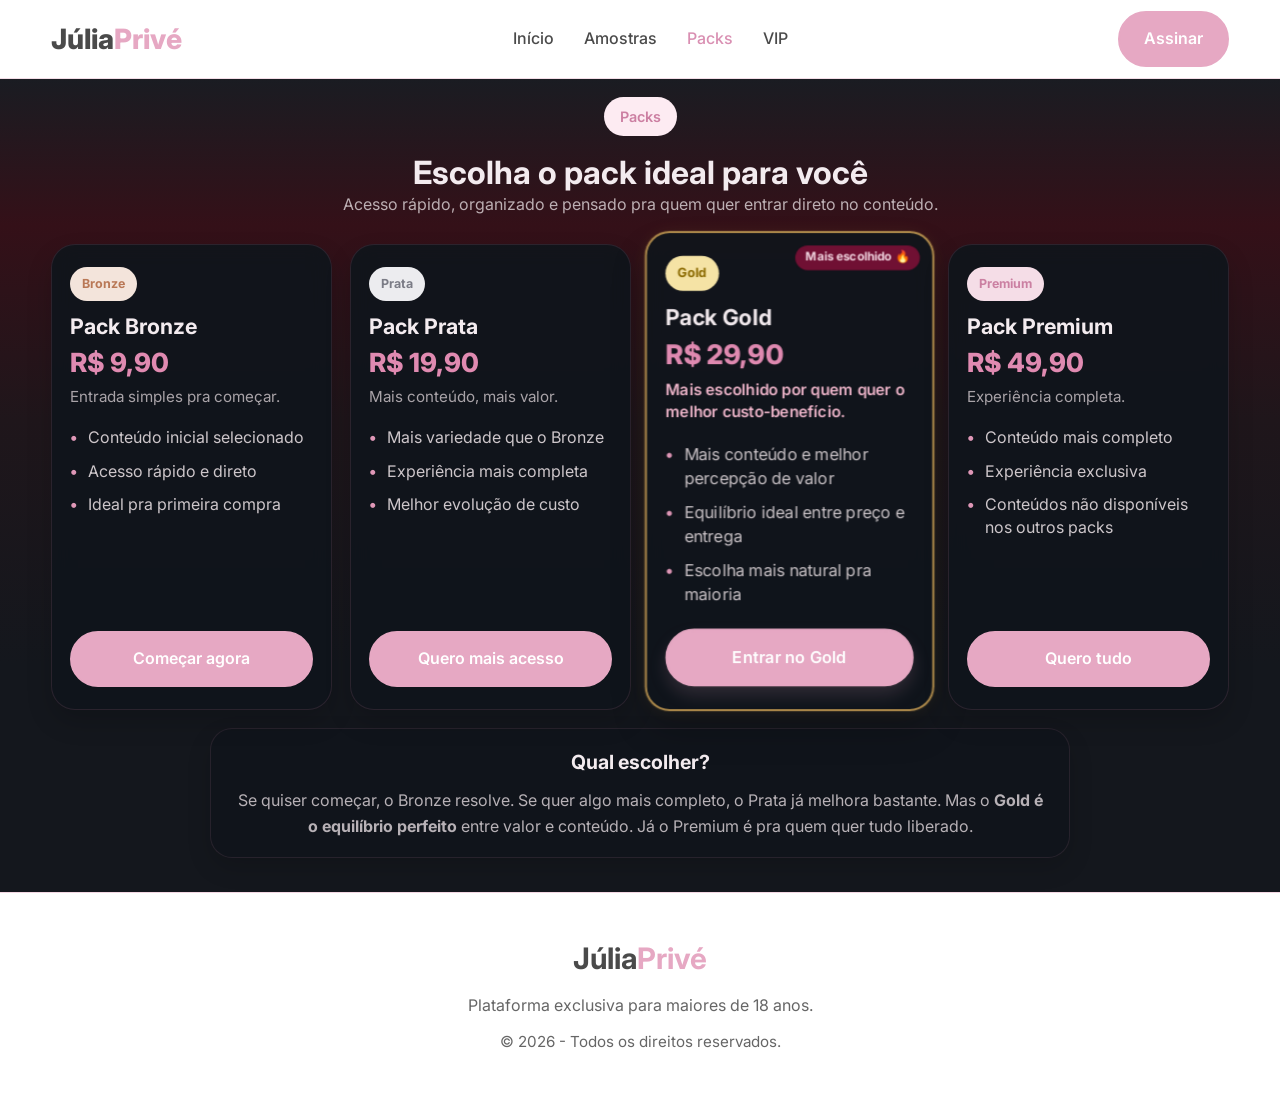
<file: packs.html>
<!DOCTYPE html>
<html lang="pt-BR">
<head>
  <meta charset="UTF-8" />
  <meta name="viewport" content="width=device-width, initial-scale=1.0" />
  <title>Júlia Privé | Packs</title>
  <link rel="stylesheet" href="style.css" />
</head>
<body>

  <header class="header">
    <div class="container nav">
      <h1 class="logo">
        <a href="index.html">Júlia<span>Privé</span></a>
      </h1>

      <nav>
        <ul class="menu">
          <li><a href="index.html">Início</a></li>
          <li><a href="amostras.html">Amostras</a></li>
          <li><a href="packs.html" class="ativo">Packs</a></li>
          <li><a href="vip.html">VIP</a></li>
        </ul>
      </nav>

      <a href="vip.html" class="btn btn-topo">Assinar</a>
    </div>
  </header>

  <main class="packs-final-page">
    <section class="packs-final-hero">
      <div class="container">
        <p class="tag">Packs</p>
        <h2 class="page-title">Escolha o pack ideal para você</h2>
        <p class="desc center">
          Acesso rápido, organizado e pensado pra quem quer entrar direto no conteúdo.
        </p>
      </div>
    </section>

    <section class="packs-final-section">
      <div class="container">
        <div class="packs-final-grid">

          <article class="packs-final-card">
            <span class="packs-final-chip bronze-chip-pack">Bronze</span>
            <h3>Pack Bronze</h3>
            <p class="packs-final-price">R$ 9,90</p>
            <p class="packs-final-sub">Entrada simples pra começar.</p>

            <ul class="packs-final-list">
              <li>Conteúdo inicial selecionado</li>
              <li>Acesso rápido e direto</li>
              <li>Ideal pra primeira compra</li>
            </ul>

            <a href="#" class="btn principal packs-final-btn">Começar agora</a>
          </article>

          <article class="packs-final-card">
            <span class="packs-final-chip prata-chip-pack">Prata</span>
            <h3>Pack Prata</h3>
            <p class="packs-final-price">R$ 19,90</p>
            <p class="packs-final-sub">Mais conteúdo, mais valor.</p>

            <ul class="packs-final-list">
              <li>Mais variedade que o Bronze</li>
              <li>Experiência mais completa</li>
              <li>Melhor evolução de custo</li>
            </ul>

            <a href="#" class="btn principal packs-final-btn">Quero mais acesso</a>
          </article>

          <article class="packs-final-card packs-final-gold">
            <span class="packs-final-badge">Mais escolhido 🔥</span>
            <span class="packs-final-chip gold-chip-pack">Gold</span>
            <h3>Pack Gold</h3>
            <p class="packs-final-price">R$ 29,90</p>
            <p class="packs-final-sub packs-final-sub-strong">
              Mais escolhido por quem quer o melhor custo-benefício.
            </p>

            <ul class="packs-final-list">
              <li>Mais conteúdo e melhor percepção de valor</li>
              <li>Equilíbrio ideal entre preço e entrega</li>
              <li>Escolha mais natural pra maioria</li>
            </ul>

            <a href="#" class="btn principal packs-final-btn">Entrar no Gold</a>
          </article>

          <article class="packs-final-card">
            <span class="packs-final-chip premium-chip-pack">Premium</span>
            <h3>Pack Premium</h3>
            <p class="packs-final-price">R$ 49,90</p>
            <p class="packs-final-sub">Experiência completa.</p>

            <ul class="packs-final-list">
              <li>Conteúdo mais completo</li>
              <li>Experiência exclusiva</li>
              <li>Conteúdos não disponíveis nos outros packs</li>
            </ul>

            <a href="#" class="btn principal packs-final-btn">Quero tudo</a>
          </article>

        </div>

        <div class="packs-final-info">
          <h4>Qual escolher?</h4>
          <p>
            Se quiser começar, o Bronze resolve. Se quer algo mais completo, o Prata já melhora bastante.
            Mas o <strong>Gold é o equilíbrio perfeito</strong> entre valor e conteúdo. Já o Premium é pra quem quer tudo liberado.
          </p>
        </div>
      </div>
    </section>
  </main>

  <footer class="footer">
    <div class="container footer-content">
      <h2>Júlia<span>Privé</span></h2>
      <p>Plataforma exclusiva para maiores de 18 anos.</p>
      <p class="copy">© 2026 - Todos os direitos reservados.</p>
    </div>
  </footer>

  <script src="script.js"></script>
</body>
</html>
</file>
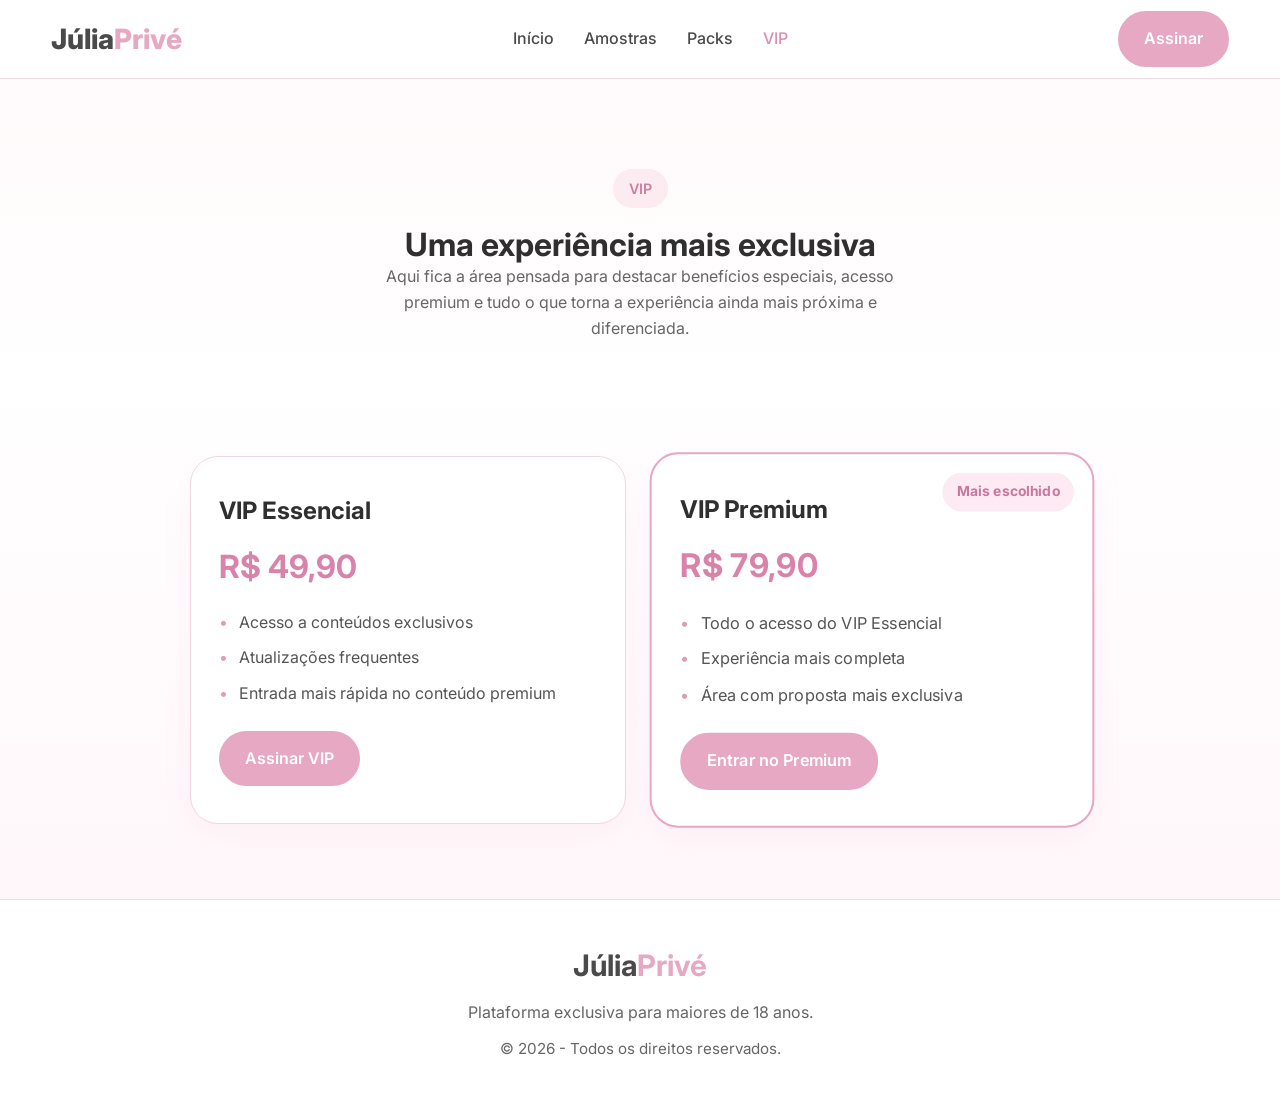
<file: vip.html>
<!DOCTYPE html>
<html lang="pt-BR">
<head>
  <meta charset="UTF-8" />
  <meta name="viewport" content="width=device-width, initial-scale=1.0" />
  <title>Júlia Privé | VIP</title>
  <link rel="stylesheet" href="style.css" />
</head>
<body>

  <header class="header">
    <div class="container nav">
      <h1 class="logo">
        <a href="index.html">Júlia<span>Privé</span></a>
      </h1>

      <nav>
        <ul class="menu">
          <li><a href="index.html">Início</a></li>
          <li><a href="amostras.html">Amostras</a></li>
          <li><a href="packs.html">Packs</a></li>
          <li><a href="vip.html" class="ativo">VIP</a></li>
        </ul>
      </nav>

      <a href="vip.html" class="btn btn-topo">Assinar</a>
    </div>
  </header>

  <main>
    <section class="page-hero">
      <div class="container">
        <p class="tag">VIP</p>
        <h2 class="page-title">Uma experiência mais exclusiva</h2>
        <p class="desc center">
          Aqui fica a área pensada para destacar benefícios especiais, acesso premium
          e tudo o que torna a experiência ainda mais próxima e diferenciada.
        </p>
      </div>
    </section>

    <section class="planos">
      <div class="container">
        <div class="planos-grid">
          <div class="plano-card">
            <h4>VIP Essencial</h4>
            <p class="preco">R$ 49,90</p>
            <ul>
              <li>Acesso a conteúdos exclusivos</li>
              <li>Atualizações frequentes</li>
              <li>Entrada mais rápida no conteúdo premium</li>
            </ul>
            <a href="#" class="btn principal">Assinar VIP</a>
          </div>

          <div class="plano-card destaque">
            <span class="badge">Mais escolhido</span>
            <h4>VIP Premium</h4>
            <p class="preco">R$ 79,90</p>
            <ul>
              <li>Todo o acesso do VIP Essencial</li>
              <li>Experiência mais completa</li>
              <li>Área com proposta mais exclusiva</li>
            </ul>
            <a href="#" class="btn principal">Entrar no Premium</a>
          </div>
        </div>
      </div>
    </section>
  </main>

  <footer class="footer">
    <div class="container footer-content">
      <h2>Júlia<span>Privé</span></h2>
      <p>Plataforma exclusiva para maiores de 18 anos.</p>
      <p class="copy">© 2026 - Todos os direitos reservados.</p>
    </div>
  </footer>

  <script src="script.js"></script>
</body>
</html>
</file>
<file: style.css>
@import url('https://fonts.googleapis.com/css2?family=Inter:wght@400;500;600;700;800&display=swap');

* {
  margin: 0;
  padding: 0;
  box-sizing: border-box;
}

html {
  scroll-behavior: smooth;
}

body {
  font-family: 'Inter', sans-serif;
  background: #fffafb;
  color: #3a3a3a;
  line-height: 1.6;
}

.container {
  width: min(92%, 1180px);
  margin: 0 auto;
}

.header {
  width: 100%;
  background: rgba(255, 255, 255, 0.96);
  border-bottom: 1px solid #f2dce6;
  position: sticky;
  top: 0;
  z-index: 1000;
  backdrop-filter: blur(8px);
}

.nav {
  min-height: 78px;
  display: flex;
  align-items: center;
  justify-content: space-between;
  gap: 20px;
}

.logo {
  font-size: 1.75rem;
  font-weight: 800;
  color: #4a4a4a;
  white-space: nowrap;
}

.logo a {
  color: inherit;
  text-decoration: none;
}

.logo span {
  color: #e6a8c3;
}

.menu {
  list-style: none;
  display: flex;
  align-items: center;
  gap: 30px;
}

.menu a {
  text-decoration: none;
  color: #4a4a4a;
  font-weight: 500;
  transition: 0.25s ease;
}

.menu a:hover,
.menu a.ativo {
  color: #d98fb2;
}

.btn {
  display: inline-flex;
  align-items: center;
  justify-content: center;
  text-decoration: none;
  border-radius: 999px;
  padding: 13px 24px;
  font-weight: 600;
  transition: 0.25s ease;
  border: 2px solid transparent;
}

.btn-topo,
.principal {
  background: #e6a8c3;
  color: #ffffff;
  border-color: #e6a8c3;
}

.btn-topo:hover,
.principal:hover {
  background: #d997b5;
  border-color: #d997b5;
  transform: translateY(-2px);
}

.secundario {
  background: #ffffff;
  color: #d98fb2;
  border-color: #efbfd2;
}

.secundario:hover {
  background: #fff3f8;
  transform: translateY(-2px);
}

.terciario {
  background: #fbeaf2;
  color: #c97ea4;
  border-color: #f4cddd;
}

.terciario:hover {
  background: #f7dce8;
  transform: translateY(-2px);
}

.hero {
  padding: 38px 0 55px;
  background: linear-gradient(to bottom, #fffafb, #ffffff);
}

.hero-content {
  display: grid;
  grid-template-columns: 1fr 1fr;
  gap: 42px;
  align-items: center;
}

.hero-image-wrap {
  order: 2;
}

.hero-text {
  order: 1;
  max-width: 560px;
}

.hero-mini {
  display: inline-block;
  margin-bottom: 10px;
  padding: 8px 14px;
  border-radius: 999px;
  background: #fdebf2;
  color: #cc7fa2;
  font-size: 0.9rem;
  font-weight: 600;
}

.hero-text h2 {
  font-size: 3.15rem;
  line-height: 1;
  color: #2f2f2f;
  margin-bottom: 12px;
  font-weight: 800;
}

.hero-text h2 span {
  color: #e6a8c3;
}

.hero-text h3 {
  font-size: 1.18rem;
  font-weight: 600;
  color: #5a5a5a;
  line-height: 1.45;
  margin-bottom: 16px;
  max-width: 540px;
}

.desc {
  font-size: 1rem;
  color: #666;
  margin-bottom: 24px;
  max-width: 520px;
}

.hero-buttons {
  display: flex;
  flex-wrap: wrap;
  gap: 12px;
  margin-bottom: 14px;
}

.hero-links-rapidos {
  display: flex;
  flex-wrap: wrap;
  gap: 10px;
  margin-bottom: 18px;
}

.quick-link {
  display: inline-flex;
  align-items: center;
  justify-content: center;
  text-decoration: none;
  padding: 10px 16px;
  border-radius: 999px;
  background: #fff4f8;
  border: 1px solid #f0d4e0;
  color: #b87c99;
  font-size: 0.95rem;
  font-weight: 600;
  transition: 0.25s ease;
}

.quick-link:hover {
  background: #fdebf2;
  transform: translateY(-2px);
}

.hero-points {
  display: flex;
  flex-wrap: wrap;
  gap: 10px;
}

.hero-points span {
  display: inline-flex;
  align-items: center;
  padding: 8px 14px;
  border-radius: 999px;
  background: #fff4f8;
  border: 1px solid #f3d8e4;
  color: #b87c99;
  font-size: 0.92rem;
  font-weight: 500;
}

.hero-card {
  background: #ffffff;
  border: 1px solid #f2d8e3;
  border-radius: 30px;
  padding: 16px;
  box-shadow: 0 12px 30px rgba(230, 168, 195, 0.11);
  max-width: 460px;
  margin-left: auto;
}

.imagem-modelo {
  width: 100%;
  height: 520px;
  border-radius: 24px;
  background: linear-gradient(135deg, #f8e3ec, #f3d2e0);
  display: flex;
  align-items: center;
  justify-content: center;
  color: #b87095;
  font-weight: 700;
  font-size: 1.15rem;
  text-align: center;
  padding: 20px;
}

section {
  padding: 75px 0;
}

.tag {
  display: inline-block;
  background: #fdebf2;
  color: #cc7fa2;
  padding: 8px 16px;
  border-radius: 999px;
  font-size: 0.9rem;
  font-weight: 600;
  margin-bottom: 18px;
}

.section-title {
  text-align: center;
  margin-bottom: 34px;
}

.section-title h3,
.page-title {
  font-size: 2rem;
  color: #2f2f2f;
  max-width: 720px;
  margin: 0 auto;
  line-height: 1.2;
}

.intro-cards {
  padding-top: 35px;
  background: #ffffff;
}

.intro-grid {
  display: grid;
  grid-template-columns: repeat(4, 1fr);
  gap: 22px;
}

.intro-box {
  background: #ffffff;
  border: 1px solid #f2d8e3;
  border-radius: 24px;
  padding: 28px 22px;
  box-shadow: 0 8px 24px rgba(233, 169, 196, 0.08);
}

.intro-box h4 {
  color: #c97ea4;
  margin-bottom: 10px;
  font-size: 1.08rem;
}

.intro-box p {
  color: #595959;
}

.footer {
  background: #ffffff;
  border-top: 1px solid #f2d6e2;
  padding: 42px 0;
}

.footer-content {
  text-align: center;
}

.footer h2 {
  font-size: 1.85rem;
  margin-bottom: 10px;
  color: #4a4a4a;
}

.footer h2 span {
  color: #e6a8c3;
}

.footer p {
  color: #666;
}

.copy {
  margin-top: 12px;
  font-size: 0.95rem;
}

.page-hero {
  padding: 90px 0 40px;
  background: linear-gradient(to bottom, #fffafb, #ffffff);
  text-align: center;
}

.center {
  text-align: center;
  margin: 0 auto;
}

.galeria-section {
  padding-top: 30px;
  padding-bottom: 80px;
}

.galeria-grid {
  display: grid;
  grid-template-columns: repeat(3, 1fr);
  gap: 22px;
}

.galeria-item {
  height: 280px;
  border-radius: 24px;
  background: linear-gradient(135deg, #fcecf3, #f6d7e4);
  border: 1px solid #f2d7e2;
  display: flex;
  align-items: center;
  justify-content: center;
  color: #bb7599;
  font-weight: 600;
  box-shadow: 0 8px 24px rgba(233, 169, 196, 0.08);
}

.planos {
  background: linear-gradient(to bottom, #fff, #fff7fa);
}

.planos-grid {
  display: grid;
  grid-template-columns: repeat(2, 1fr);
  gap: 28px;
  max-width: 900px;
  margin: 0 auto;
}

.plano-card {
  position: relative;
  background: #ffffff;
  border: 1px solid #f2d6e2;
  border-radius: 28px;
  padding: 35px 28px;
  box-shadow: 0 10px 28px rgba(233, 169, 196, 0.1);
}

.plano-card h4 {
  font-size: 1.5rem;
  color: #2f2f2f;
  margin-bottom: 10px;
}

.preco {
  font-size: 2rem;
  font-weight: 700;
  color: #d982aa;
  margin-bottom: 18px;
}

.plano-card ul {
  list-style: none;
  margin-bottom: 24px;
}

.plano-card ul li {
  margin-bottom: 10px;
  color: #555;
  position: relative;
  padding-left: 20px;
}

.plano-card ul li::before {
  content: "•";
  position: absolute;
  left: 0;
  color: #e09bb8;
}

.destaque {
  border: 2px solid #e8a7c2;
  transform: scale(1.02);
}

.badge {
  position: absolute;
  top: 18px;
  right: 18px;
  background: #fdeaf2;
  color: #c7789f;
  font-size: 0.85rem;
  font-weight: 700;
  padding: 8px 14px;
  border-radius: 999px;
}

.cards {
  display: grid;
  grid-template-columns: repeat(4, 1fr);
  gap: 22px;
}

.card {
  background: #ffffff;
  border: 1px solid #f3d9e4;
  border-radius: 24px;
  padding: 28px 22px;
  box-shadow: 0 8px 24px rgba(233, 169, 196, 0.08);
  transition: 0.3s;
}

.card:hover {
  transform: translateY(-6px);
}

.card h4 {
  color: #c97ea4;
  margin-bottom: 10px;
  font-size: 1.1rem;
}

@media (max-width: 980px) {
  .hero-content,
  .intro-grid,
  .galeria-grid,
  .planos-grid,
  .cards {
    grid-template-columns: 1fr;
  }

  .hero {
    padding: 28px 0 42px;
  }

  .hero-image-wrap {
    order: 1;
  }

  .hero-text {
    order: 2;
    max-width: 100%;
    text-align: center;
  }

  .hero-text h2 {
    font-size: 2.4rem;
  }

  .hero-text h3,
  .desc {
    max-width: 100%;
    margin-left: auto;
    margin-right: auto;
  }

  .hero-buttons,
  .hero-links-rapidos,
  .hero-points {
    justify-content: center;
  }

  .hero-card {
    max-width: 420px;
    margin: 0 auto;
  }

  .imagem-modelo {
    height: 430px;
  }
}

@media (max-width: 600px) {
  .nav {
    min-height: 72px;
  }

  .logo {
    font-size: 1.55rem;
  }

  .hero {
    padding: 20px 0 34px;
  }

  .hero-content {
    gap: 24px;
  }

  .hero-card {
    padding: 12px;
    border-radius: 24px;
  }

  .imagem-modelo {
    height: 330px;
    border-radius: 18px;
    font-size: 1rem;
  }

  .hero-text h2 {
    font-size: 2rem;
  }

  .hero-text h3 {
    font-size: 1rem;
  }

  .desc {
    font-size: 0.96rem;
    margin-bottom: 18px;
  }

  .hero-buttons,
  .hero-links-rapidos {
    flex-direction: column;
    gap: 10px;
  }

  .hero-buttons .btn,
  .hero-links-rapidos .quick-link {
    width: 100%;
    padding: 14px 18px;
  }

  .hero-points {
    justify-content: center;
    gap: 8px;
  }

  .hero-points span {
    font-size: 0.84rem;
    padding: 7px 12px;
  }

  .section-title h3,
  .page-title {
    font-size: 1.55rem;
  }

  .intro-box,
  .plano-card,
  .card {
    padding: 22px 18px;
  }
}
/* BOTÕES PRINCIPAIS MAIS ORGANIZADOS */
.hero-main-actions {
  margin-bottom: 16px;
}

/* BLOCO COMUNIDADE */
.hero-comunidade {
  margin-top: 10px;
  margin-bottom: 18px;
}

.hero-comunidade p {
  font-size: 0.9rem;
  color: #999;
  margin-bottom: 6px;
}

/* LINKS TELEGRAM/DISCORD */
.hero-social {
  display: flex;
  gap: 10px;
  flex-wrap: wrap;
}

.hero-social a {
  text-decoration: none;
  font-size: 0.9rem;
  color: #b87c99;
  background: #fff4f8;
  border: 1px solid #f0d4e0;
  padding: 8px 14px;
  border-radius: 999px;
  transition: 0.2s;
}

.hero-social a:hover {
  background: #fdebf2;
}

/* MOBILE AJUSTE */
@media (max-width: 600px) {
  .hero-main-actions {
    gap: 10px;
  }

  .hero-social {
    justify-content: center;
  }
}
/* ========= AMOSTRAS ESTILO FEED DENTRO DO SITE ========= */

.amostras-page {
  background: linear-gradient(to bottom, #fffafb, #ffffff);
}

.amostras-topo {
  padding: 34px 0 18px;
  text-align: center;
}

.amostras-feed-section {
  padding: 10px 0 70px;
}

.amostras-feed {
  display: flex;
  flex-direction: column;
  gap: 34px;
  align-items: center;
}

.amostra-card {
  width: 100%;
  display: flex;
  justify-content: center;
}

.amostra-video-wrap {
  position: relative;
  width: 100%;
  max-width: 420px;
  border-radius: 28px;
  overflow: hidden;
  background: #ffffff;
  border: 1px solid #f0d7e2;
  box-shadow: 0 14px 34px rgba(230, 168, 195, 0.12);
}

.amostra-video {
  display: block;
  width: 100%;
  height: 740px;
  object-fit: cover;
  background: #f5dbe6;
}

.amostra-gradient {
  position: absolute;
  left: 0;
  right: 0;
  bottom: 0;
  height: 180px;
  background: linear-gradient(to top, rgba(0, 0, 0, 0.55), transparent);
  pointer-events: none;
}

.amostra-info {
  position: absolute;
  left: 18px;
  bottom: 18px;
  right: 90px;
  z-index: 3;
  color: #ffffff;
}

.amostra-info h3 {
  font-size: 1.05rem;
  margin-bottom: 6px;
  font-weight: 700;
}

.amostra-info p {
  font-size: 0.92rem;
  line-height: 1.45;
  color: rgba(255, 255, 255, 0.92);
}

.amostra-acoes {
  position: absolute;
  right: 14px;
  bottom: 18px;
  z-index: 4;
  display: flex;
  flex-direction: column;
  gap: 10px;
}

.acao-btn {
  width: 58px;
  min-height: 58px;
  border: none;
  border-radius: 18px;
  background: rgba(255, 255, 255, 0.16);
  backdrop-filter: blur(8px);
  color: #ffffff;
  display: flex;
  flex-direction: column;
  align-items: center;
  justify-content: center;
  gap: 2px;
  cursor: pointer;
  transition: 0.22s ease;
  padding: 6px;
}

.acao-btn:hover {
  transform: translateY(-2px);
  background: rgba(255, 255, 255, 0.24);
}

.acao-btn.ativo {
  background: rgba(230, 168, 195, 0.88);
  color: #ffffff;
}

.acao-icon {
  font-size: 1.05rem;
  line-height: 1;
}

.acao-texto {
  font-size: 0.62rem;
  font-weight: 600;
  line-height: 1;
}

.amostra-overlay {
  position: absolute;
  inset: 0;
  z-index: 5;
  display: flex;
  align-items: center;
  justify-content: center;
  padding: 22px;
  backdrop-filter: blur(10px);
  background: rgba(25, 16, 20, 0.38);
}

.amostra-overlay.hidden {
  display: none;
}

.amostra-overlay-box {
  width: 100%;
  max-width: 310px;
  background: rgba(255, 255, 255, 0.92);
  border: 1px solid rgba(255, 255, 255, 0.65);
  border-radius: 24px;
  padding: 24px 20px;
  text-align: center;
  box-shadow: 0 14px 28px rgba(0, 0, 0, 0.14);
}

.overlay-mini {
  font-size: 0.82rem;
  color: #c97ea4;
  font-weight: 700;
  margin-bottom: 8px;
}

.amostra-overlay-box h3 {
  font-size: 1.2rem;
  line-height: 1.2;
  color: #2f2f2f;
  margin-bottom: 8px;
}

.amostra-overlay-box p {
  font-size: 0.94rem;
  color: #666;
  margin-bottom: 16px;
}

.overlay-buttons {
  display: flex;
  flex-direction: column;
  gap: 10px;
}

@media (max-width: 980px) {
  .amostra-video {
    height: 680px;
  }
}

@media (max-width: 600px) {
  .amostras-topo {
    padding: 24px 0 12px;
  }

  .amostras-feed-section {
    padding: 8px 0 50px;
  }

  .amostras-feed {
    gap: 22px;
  }

  .amostra-video-wrap {
    max-width: 100%;
    border-radius: 22px;
  }

  .amostra-video {
    height: 72vh;
    min-height: 520px;
    max-height: 760px;
  }

  .amostra-info {
    left: 14px;
    bottom: 14px;
    right: 78px;
  }

  .amostra-info h3 {
    font-size: 1rem;
  }

  .amostra-info p {
    font-size: 0.86rem;
  }

  .amostra-acoes {
    right: 10px;
    bottom: 14px;
    gap: 8px;
  }

  .acao-btn {
    width: 52px;
    min-height: 52px;
    border-radius: 16px;
  }

  .amostra-overlay-box {
    padding: 20px 16px;
    border-radius: 20px;
  }
}
/* ========= AMOSTRAS ESTILO FEED DENTRO DO SITE ========= */

.amostras-page {
  background: linear-gradient(to bottom, #fffafb, #ffffff);
}

.amostras-topo {
  padding: 22px 0 12px;
  text-align: center;
}

.amostras-topo .desc.center {
  max-width: 620px;
  margin-left: auto;
  margin-right: auto;
}

.amostras-feed-section {
  padding: 8px 0 50px;
}

.amostras-feed {
  display: flex;
  flex-direction: column;
  gap: 22px;
  align-items: center;
}

.amostra-card {
  width: 100%;
  display: flex;
  justify-content: center;
}

.amostra-video-wrap {
  position: relative;
  width: 100%;
  max-width: 430px;
  border-radius: 24px;
  overflow: hidden;
  background: #ffffff;
  border: 1px solid #f0d7e2;
  box-shadow: 0 14px 34px rgba(230, 168, 195, 0.12);
}

.amostra-video {
  display: block;
  width: 100%;
  height: 78vh;
  min-height: 560px;
  max-height: 820px;
  object-fit: cover;
  background: #f5dbe6;
}

.som-btn {
  position: absolute;
  top: 12px;
  right: 12px;
  z-index: 6;
  width: 44px;
  height: 44px;
  border: none;
  border-radius: 50%;
  background: rgba(30, 20, 24, 0.5);
  backdrop-filter: blur(8px);
  color: #ffffff;
  font-size: 1rem;
  cursor: pointer;
  transition: 0.22s ease;
}

.som-btn:hover {
  transform: translateY(-2px);
  background: rgba(30, 20, 24, 0.68);
}

.amostra-gradient {
  position: absolute;
  left: 0;
  right: 0;
  bottom: 0;
  height: 180px;
  background: linear-gradient(to top, rgba(0, 0, 0, 0.55), transparent);
  pointer-events: none;
}

.amostra-info {
  position: absolute;
  left: 16px;
  bottom: 16px;
  right: 82px;
  z-index: 3;
  color: #ffffff;
}

.amostra-info h3 {
  font-size: 1.05rem;
  margin-bottom: 6px;
  font-weight: 700;
}

.amostra-info p {
  font-size: 0.92rem;
  line-height: 1.45;
  color: rgba(255, 255, 255, 0.92);
}

.amostra-acoes {
  position: absolute;
  right: 12px;
  bottom: 16px;
  z-index: 4;
  display: flex;
  flex-direction: column;
  gap: 10px;
}

.acao-btn {
  width: 58px;
  min-height: 58px;
  border: none;
  border-radius: 18px;
  background: rgba(255, 255, 255, 0.16);
  backdrop-filter: blur(8px);
  color: #ffffff;
  display: flex;
  flex-direction: column;
  align-items: center;
  justify-content: center;
  gap: 2px;
  cursor: pointer;
  transition: 0.22s ease;
  padding: 6px;
}

.acao-btn:hover {
  transform: translateY(-2px);
  background: rgba(255, 255, 255, 0.24);
}

.acao-btn.ativo {
  background: rgba(230, 168, 195, 0.88);
  color: #ffffff;
}

.acao-icon {
  font-size: 1.05rem;
  line-height: 1;
}

.acao-texto {
  font-size: 0.62rem;
  font-weight: 600;
  line-height: 1;
}

.amostra-overlay {
  position: absolute;
  inset: 0;
  z-index: 5;
  display: flex;
  align-items: center;
  justify-content: center;
  padding: 22px;
  backdrop-filter: blur(10px);
  background: rgba(25, 16, 20, 0.38);
}

.amostra-overlay.hidden {
  display: none;
}

.amostra-overlay-box {
  width: 100%;
  max-width: 310px;
  background: rgba(255, 255, 255, 0.92);
  border: 1px solid rgba(255, 255, 255, 0.65);
  border-radius: 24px;
  padding: 24px 20px;
  text-align: center;
  box-shadow: 0 14px 28px rgba(0, 0, 0, 0.14);
}

.overlay-mini {
  font-size: 0.82rem;
  color: #c97ea4;
  font-weight: 700;
  margin-bottom: 8px;
}

.amostra-overlay-box h3 {
  font-size: 1.2rem;
  line-height: 1.2;
  color: #2f2f2f;
  margin-bottom: 8px;
}

.amostra-overlay-box p {
  font-size: 0.94rem;
  color: #666;
  margin-bottom: 16px;
}

.overlay-buttons {
  display: flex;
  flex-direction: column;
  gap: 10px;
}

@media (max-width: 980px) {
  .amostra-video {
    height: 74vh;
    min-height: 520px;
  }
}

@media (max-width: 600px) {
  .amostras-topo {
    padding: 18px 0 10px;
  }

  .amostras-feed {
    gap: 18px;
  }

  .amostra-video-wrap {
    max-width: 100%;
    border-radius: 22px;
  }

  .amostra-video {
    height: 72vh;
    min-height: 500px;
    max-height: 760px;
  }

  .som-btn {
    width: 40px;
    height: 40px;
    top: 10px;
    right: 10px;
  }

  .amostra-info {
    left: 14px;
    bottom: 14px;
    right: 76px;
  }

  .amostra-info h3 {
    font-size: 1rem;
  }

  .amostra-info p {
    font-size: 0.86rem;
  }

  .amostra-acoes {
    right: 10px;
    bottom: 14px;
    gap: 8px;
  }

  .acao-btn {
    width: 52px;
    min-height: 52px;
    border-radius: 16px;
  }

  .amostra-overlay-box {
    padding: 20px 16px;
    border-radius: 20px;
  }
}
.legenda-video {
  margin-top: 4px;
  font-size: 0.84rem;
  line-height: 1.4;
  color: rgba(255, 255, 255, 0.92);
  display: -webkit-box;
  -webkit-line-clamp: 2;
  line-clamp: 2;
  -webkit-box-orient: vertical;
  overflow: hidden;
}

@media (max-width: 600px) {
  .legenda-video {
    font-size: 0.8rem;
    line-height: 1.35;
  }
}
/* ===== PACKS FINAL LIMPO ===== */

.packs-final-page {
  background:
    radial-gradient(circle at top center, rgba(88, 18, 34, 0.14) 0%, rgba(88, 18, 34, 0) 34%),
    linear-gradient(180deg, #341018 0%, #1f161b 28%, #14171d 60%, #14171d 100%);
}

.packs-final-hero {
  padding: 24px 0 12px;
  text-align: center;
  background: transparent;
}

.packs-final-hero .page-title {
  color: #f3ebef;
}

.packs-final-hero .desc.center {
  max-width: 620px;
  margin-left: auto;
  margin-right: auto;
  margin-bottom: 0;
  color: rgba(243, 235, 239, 0.72);
}

.packs-final-section {
  padding: 8px 0 34px;
  background: transparent;
}

.packs-final-grid {
  display: grid;
  grid-template-columns: repeat(4, minmax(0, 1fr));
  gap: 18px;
  align-items: stretch;
  margin-top: 8px;
}

.packs-final-card {
  position: relative;
  display: flex;
  flex-direction: column;
  min-height: 100%;
  padding: 22px 18px;
  border-radius: 24px;
  background: rgba(16, 21, 28, 0.92);
  border: 1px solid rgba(203, 128, 162, 0.14);
  box-shadow: 0 12px 26px rgba(0, 0, 0, 0.16);
  backdrop-filter: blur(10px);
  transition: transform 0.26s ease, box-shadow 0.26s ease, border-color 0.26s ease;
}

.packs-final-card:hover {
  transform: translateY(-6px);
  box-shadow: 0 18px 34px rgba(0, 0, 0, 0.22);
  border-color: rgba(217, 150, 181, 0.24);
}

.packs-final-chip {
  display: inline-flex;
  align-items: center;
  justify-content: center;
  align-self: flex-start;
  padding: 7px 12px;
  border-radius: 999px;
  font-size: 0.78rem;
  font-weight: 700;
  margin-bottom: 14px;
}

.bronze-chip-pack {
  background: #f3e4db;
  color: #b97856;
}

.prata-chip-pack {
  background: #ececef;
  color: #7b7c86;
}

.gold-chip-pack {
  background: #f5e3a5;
  color: #8b6a00;
}

.premium-chip-pack {
  background: #f5dde7;
  color: #cb80a2;
}

.packs-final-card h3 {
  font-size: 1.34rem;
  line-height: 1.1;
  color: #f3ebef;
  margin-bottom: 10px;
}

.packs-final-price {
  font-size: 1.65rem;
  line-height: 1.05;
  font-weight: 800;
  color: #e08ab1;
  margin-bottom: 10px;
  white-space: nowrap;
}

.packs-final-sub {
  font-size: 0.95rem;
  color: rgba(242, 232, 236, 0.68);
  line-height: 1.45;
  margin-bottom: 18px;
}

.packs-final-sub-strong {
  color: #efb6cb;
  font-weight: 600;
}

.packs-final-list {
  list-style: none;
  padding: 0;
  margin-bottom: 22px;
  display: flex;
  flex-direction: column;
  gap: 10px;
}

.packs-final-list li {
  position: relative;
  padding-left: 18px;
  color: rgba(242, 232, 236, 0.84);
  line-height: 1.45;
}

.packs-final-list li::before {
  content: "•";
  position: absolute;
  left: 0;
  top: 0;
  color: #df97b7;
  font-weight: 700;
}

.packs-final-btn {
  width: 100%;
  margin-top: auto;
}

.packs-final-gold {
  border: 2px solid rgba(230, 181, 94, 0.52);
  box-shadow:
    0 14px 30px rgba(0, 0, 0, 0.18),
    0 0 0 1px rgba(230, 181, 94, 0.08);
  transform: translateY(-2px);
}

.packs-final-gold:hover {
  transform: translateY(-8px);
  border-color: rgba(230, 181, 94, 0.68);
  box-shadow:
    0 20px 36px rgba(0, 0, 0, 0.24),
    0 0 0 1px rgba(230, 181, 94, 0.12);
}

.packs-final-badge {
  position: absolute;
  top: 14px;
  right: 14px;
  background: rgba(120, 16, 54, 0.94);
  color: #f3d7e2;
  font-size: 0.76rem;
  font-weight: 700;
  padding: 8px 12px;
  border-radius: 999px;
}

.packs-final-info {
  max-width: 860px;
  margin: 18px auto 0;
  padding: 18px 20px;
  border-radius: 22px;
  background: rgba(16, 21, 28, 0.88);
  border: 1px solid rgba(203, 128, 162, 0.12);
  box-shadow: 0 10px 24px rgba(0, 0, 0, 0.14);
  text-align: center;
}

.packs-final-info h4 {
  font-size: 1.22rem;
  color: #f3ebef;
  margin-bottom: 10px;
}

.packs-final-info p {
  color: rgba(242, 232, 236, 0.74);
  line-height: 1.6;
}

@media (max-width: 1100px) {
  .packs-final-grid {
    grid-template-columns: repeat(2, minmax(0, 1fr));
  }
}

@media (max-width: 600px) {
  .packs-final-hero {
    padding: 18px 0 10px;
  }

  .packs-final-grid {
    grid-template-columns: 1fr;
    gap: 14px;
  }

  .packs-final-gold {
    order: -1;
    transform: none;
  }

  .packs-final-gold:hover {
    transform: translateY(-6px);
  }

  .packs-final-card {
    padding: 20px 16px;
    border-radius: 22px;
  }

  .packs-final-card h3 {
    font-size: 1.26rem;
  }

  .packs-final-price {
    font-size: 1.55rem;
  }

  .packs-final-sub,
  .packs-final-list li {
    font-size: 0.94rem;
  }

  .packs-final-info {
    margin-top: 14px;
    padding: 18px 16px;
    border-radius: 18px;
  }

  .packs-final-info h4 {
    font-size: 1.1rem;
  }
}
/* ===== REFINO PREMIUM DOS PACKS ===== */

/* topo mais integrado com header */
.packs-final-page {
  background:
    linear-gradient(180deg, #1a1c22 0%, #341018 18%, #1f161b 42%, #14171d 72%, #14171d 100%);
}

.packs-final-hero {
  padding-top: 18px;
  padding-bottom: 10px;
}

/* cards com efeito mais premium */
.packs-final-card {
  overflow: hidden;
}

.packs-final-card::after {
  content: "";
  position: absolute;
  inset: 0;
  border-radius: 24px;
  background: radial-gradient(circle at top, rgba(255,255,255,0.05), transparent 55%);
  opacity: 0;
  transition: opacity 0.35s ease;
  pointer-events: none;
}

.packs-final-card:hover::after {
  opacity: 1;
}

.packs-final-card:hover {
  transform: translateY(-8px);
  box-shadow: 0 22px 40px rgba(0, 0, 0, 0.26);
}

/* gold mais destacado */
.packs-final-gold {
  transform: translateY(-6px) scale(1.03);
  border: 2px solid rgba(230, 181, 94, 0.72);
  box-shadow:
    0 18px 34px rgba(0, 0, 0, 0.22),
    0 0 0 1px rgba(230, 181, 94, 0.10),
    0 0 18px rgba(230, 181, 94, 0.10);
}

.packs-final-gold:hover {
  transform: translateY(-10px) scale(1.03);
  box-shadow:
    0 24px 42px rgba(0, 0, 0, 0.28),
    0 0 0 1px rgba(230, 181, 94, 0.14),
    0 0 24px rgba(230, 181, 94, 0.14);
}

/* brilho contínuo no gold */
.packs-final-gold::before {
  content: "";
  position: absolute;
  top: -20%;
  left: -140%;
  width: 70%;
  height: 160%;
  background: linear-gradient(
    115deg,
    transparent 0%,
    rgba(255, 245, 210, 0.00) 35%,
    rgba(255, 245, 210, 0.08) 46%,
    rgba(255, 245, 210, 0.20) 50%,
    rgba(255, 245, 210, 0.08) 54%,
    rgba(255, 245, 210, 0.00) 65%,
    transparent 100%
  );
  transform: skewX(-20deg);
  pointer-events: none;
  animation: packsFinalGoldShine 6s linear infinite;
  z-index: 1;
}

.packs-final-gold > * {
  position: relative;
  z-index: 2;
}

@keyframes packsFinalGoldShine {
  0% {
    left: -140%;
  }
  100% {
    left: 160%;
  }
}

/* botão do gold um pouco mais forte */
.packs-final-gold .packs-final-btn {
  box-shadow: 0 8px 18px rgba(230, 168, 195, 0.16);
}

/* mobile */
@media (max-width: 600px) {
  .packs-final-hero {
    padding-top: 14px;
    padding-bottom: 8px;
  }

  .packs-final-grid {
    display: flex;
    flex-direction: column;
    gap: 12px;
  }

  .packs-final-gold {
    order: -1;
    transform: none;
  }

  .packs-final-gold:hover {
    transform: translateY(-6px);
  }

  .packs-final-gold::before {
    width: 85%;
    height: 170%;
    animation: packsFinalGoldShine 5.2s linear infinite;
  }

  .packs-final-card {
    padding: 18px 16px;
  }

  .packs-final-info {
    margin-top: 12px;
  }
}
/* correção real do topo do Gold */
.packs-final-gold {
  padding-top: 22px;
}

.packs-final-gold .packs-final-badge {
  position: absolute;
  top: 12px;
  right: 12px;
  padding: 6px 10px;
  font-size: 0.72rem;
  line-height: 1;
  white-space: nowrap;
  width: max-content;
  max-width: max-content;
  z-index: 4;
}

.packs-final-gold .packs-final-chip {
  margin-top: 0;
  margin-bottom: 14px;
}

@media (max-width: 600px) {
  .packs-final-gold {
    padding-top: 20px;
  }

  .packs-final-gold .packs-final-badge {
    top: 10px;
    right: 10px;
    padding: 6px 9px;
    font-size: 0.68rem;
  }
}
/* ===== HERO PREMIUM DA HOME ===== */

.hero-premium {
  padding: 26px 0 48px;
  background:
    radial-gradient(circle at top center, rgba(108, 10, 34, 0.18) 0%, rgba(108, 10, 34, 0) 32%),
    linear-gradient(180deg, #341018 0%, #1d151b 34%, #14171d 72%, #14171d 100%);
}

.hero-premium-grid {
  display: grid;
  grid-template-columns: 1.05fr 0.95fr;
  gap: 52px;
  align-items: center;
}

.hero-premium-text {
  max-width: 620px;
}

.hero-premium-title {
  font-size: 3.05rem;
  line-height: 1.05;
  color: #f4ebef;
  margin-bottom: 14px;
  font-weight: 800;
}

.hero-premium-title span {
  color: #e6a8c3;
}

.hero-premium-subtitle {
  font-size: 1.15rem;
  font-weight: 600;
  color: rgba(244, 235, 239, 0.88);
  line-height: 1.45;
  margin-bottom: 18px;
  max-width: 560px;
}

.hero-benefits {
  display: flex;
  flex-wrap: wrap;
  gap: 10px;
  margin-bottom: 22px;
}

.hero-benefits span {
  display: inline-flex;
  align-items: center;
  padding: 9px 14px;
  border-radius: 999px;
  background: rgba(255, 255, 255, 0.06);
  border: 1px solid rgba(235, 181, 205, 0.14);
  color: rgba(244, 235, 239, 0.88);
  font-size: 0.9rem;
  font-weight: 500;
  backdrop-filter: blur(8px);
}

.hero-premium-actions {
  margin-bottom: 14px;
}

.hero-premium-actions .btn.principal {
  box-shadow: 0 10px 24px rgba(230, 168, 195, 0.16);
}

.hero-premium-actions .btn.secundario,
.hero-premium-actions .btn.terciario {
  background: transparent;
  color: #f2d5e1;
  border-color: rgba(233, 186, 210, 0.22);
}

.hero-premium-actions .btn.secundario:hover,
.hero-premium-actions .btn.terciario:hover {
  background: rgba(255, 255, 255, 0.06);
  border-color: rgba(233, 186, 210, 0.34);
}

.hero-proof {
  font-size: 0.92rem;
  color: rgba(244, 235, 239, 0.72);
  margin-bottom: 18px;
}

.hero-premium-community {
  margin-bottom: 18px;
}

.hero-premium-community p {
  font-size: 0.92rem;
  color: rgba(244, 235, 239, 0.72);
  margin-bottom: 8px;
}

.hero-social a {
  background: rgba(255, 255, 255, 0.06);
  border-color: rgba(235, 181, 205, 0.14);
  color: #f0c4d8;
}

.hero-social a:hover {
  background: rgba(255, 255, 255, 0.1);
}

.hero-premium-points span {
  background: rgba(108, 10, 34, 0.28);
  border-color: rgba(235, 181, 205, 0.16);
  color: #efc8d8;
}

.hero-premium-image-wrap {
  order: 2;
}

.hero-premium-card {
  background: rgba(15, 20, 27, 0.92);
  border: 1px solid rgba(213, 141, 175, 0.16);
  box-shadow:
    0 18px 38px rgba(0, 0, 0, 0.24),
    0 0 0 1px rgba(213, 141, 175, 0.06);
  padding: 12px;
  border-radius: 28px;
  width: 100%;
  max-width: 100%;
  margin: 0 auto;
  position: relative;
  overflow: hidden;
}

.hero-premium-card::before {
  content: "";
  position: absolute;
  inset: -20%;
  background: radial-gradient(circle at top right, rgba(230, 168, 195, 0.12), transparent 42%);
  pointer-events: none;
}

.hero-premium-image {
  position: relative;
  width: 100%;
  height: 520px;
  border-radius: 20px;
  background:
    linear-gradient(145deg, rgba(98, 15, 40, 0.95), rgba(58, 10, 26, 0.95));
  border: 1px solid rgba(219, 150, 182, 0.12);
  overflow: hidden;
}

.hero-premium-image::before {
  content: "";
  position: absolute;
  inset: 0;
  background:
    linear-gradient(135deg, rgba(255, 255, 255, 0.02), transparent 45%),
    radial-gradient(circle at top, rgba(255,255,255,0.08), transparent 50%);
  pointer-events: none;
}

.hero-preview-overlay {
  position: absolute;
  inset: auto 22px 22px 22px;
  background: rgba(15, 20, 27, 0.52);
  border: 1px solid rgba(233, 186, 210, 0.14);
  backdrop-filter: blur(10px);
  border-radius: 22px;
  padding: 18px 16px;
  text-align: left;
  color: #f4ebef;
}

.hero-preview-tag {
  display: inline-block;
  margin-bottom: 8px;
  padding: 6px 12px;
  border-radius: 999px;
  background: rgba(230, 168, 195, 0.16);
  color: #efbfd4;
  font-size: 0.8rem;
  font-weight: 700;
}

.hero-preview-overlay h4 {
  font-size: 1.1rem;
  margin-bottom: 6px;
  color: #f4ebef;
}

.hero-preview-overlay span {
  font-size: 0.9rem;
  color: rgba(244, 235, 239, 0.76);
}

/* hover sutil */
.hero-premium-card,
.hero-premium-actions .btn,
.hero-social a,
.hero-premium-points span,
.hero-benefits span {
  transition: 0.28s ease;
}

.hero-premium-card:hover {
  transform: translateY(-4px);
  box-shadow:
    0 24px 44px rgba(0, 0, 0, 0.28),
    0 0 0 1px rgba(213, 141, 175, 0.08);
}

/* ===== HERO PREMIUM RESPONSIVO FINAL ===== */

/* TABLET E CELULAR */
@media (max-width: 980px) {
  .hero-premium-grid {
    grid-template-columns: 1fr;
    gap: 28px;
  }

  .hero-premium-text {
    order: 1;
    max-width: 100%;
    text-align: center;
  }

  .hero-premium-subtitle {
    max-width: 100%;
  }

  .hero-benefits,
  .hero-premium-actions,
  .hero-social,
  .hero-premium-points {
    justify-content: center;
  }

  .hero-premium-image-wrap {
    order: 2;
    width: 100%;
    display: block;
  }

  .hero-premium-card {
    width: 100%;
    max-width: 100%;
    margin: 0;
    padding: 10px;
    border-radius: 24px;
  }

  .hero-premium-image {
    width: 100%;
    height: 640px;
    border-radius: 20px;
  }

  .hero-video {
    width: 100%;
    height: 100%;
    display: block;
    object-fit: cover;
    object-position: center;
    border-radius: 20px;
  }
}

/* MOBILE */
@media (max-width: 700px) {
  .header {
    position: sticky;
    top: 0;
    z-index: 1000;
  }

  .nav {
    min-height: auto;
    padding: 10px 0;
    display: flex;
    flex-direction: column;
    align-items: center;
    gap: 8px;
  }

  .logo {
    font-size: 1.35rem;
    text-align: center;
  }

  nav {
    width: 100%;
  }

  .menu {
    display: flex;
    justify-content: center;
    flex-wrap: wrap;
    gap: 6px;
    padding: 0;
    white-space: normal;
    overflow: visible;
  }

  .menu li {
    list-style: none;
    flex: 0 0 auto;
  }

  .menu a {
    display: inline-flex;
    align-items: center;
    justify-content: center;
    padding: 5px 9px;
    border-radius: 999px;
    background: transparent;
    border: 1px solid rgba(240, 212, 224, 0.8);
    font-size: 0.76rem;
    min-width: 0;
  }

  .btn-topo {
    display: inline-flex;
    width: auto;
    padding: 7px 14px;
    font-size: 0.82rem;
  }

  .hero-premium {
    padding: 8px 0 20px;
  }

  .hero-premium-grid {
    display: flex;
    flex-direction: column;
    gap: 16px;
  }

  .hero-premium-text {
    order: 1;
    text-align: center;
    max-width: 100%;
  }

  .hero-premium-title {
    font-size: 1.72rem;
    line-height: 1.08;
    margin-bottom: 8px;
  }

  .hero-premium-subtitle {
    font-size: 0.9rem;
    line-height: 1.38;
    margin-bottom: 10px;
    max-width: 100%;
  }

    .hero-benefits {
    gap: 8px;
    margin-bottom: 12px;
    justify-content: center;
  }

  .hero-benefits span {
    width: 100%;
    justify-content: center;
    font-size: 0.8rem;
    font-weight: 500;
    padding: 8px 10px;
    background: rgba(255, 255, 255, 0.04);
    border: 1px solid rgba(235, 181, 205, 0.08);
    color: rgba(244, 235, 239, 0.82);
    box-shadow: none;
  }

  .hero-premium-actions {
    display: flex;
    flex-direction: column;
    gap: 8px;
    margin-bottom: 8px;
  }

  .hero-premium-actions .btn {
    width: 100%;
    font-size: 0.92rem;
  }

  .hero-premium-actions .btn.principal {
    padding: 13px 14px;
  }

  .hero-premium-actions .btn.secundario,
  .hero-premium-actions .btn.terciario {
    padding: 10px 14px;
    border-width: 1px;
    background: rgba(255, 255, 255, 0.02);
  }

  .hero-proof {
    font-size: 0.8rem;
    margin-bottom: 6px;
    color: rgba(244, 235, 239, 0.62);
  }

  .hero-premium-community {
    margin-bottom: 0;
  }

  .hero-premium-community p {
    font-size: 0.78rem;
    margin-bottom: 4px;
    color: rgba(244, 235, 239, 0.56);
  }

  .hero-social {
    display: flex;
    justify-content: center;
    gap: 8px;
    flex-wrap: wrap;
  }

  .hero-social a {
    padding: 7px 12px;
    font-size: 0.78rem;
    min-height: auto;
    background: rgba(255, 255, 255, 0.03);
    border: 1px solid rgba(235, 181, 205, 0.1);
    color: rgba(240, 196, 216, 0.8);
  }

  .hero-premium-image-wrap {
    order: 2;
    width: 100%;
    display: block;
  }

  .hero-premium-card {
    width: 100%;
    max-width: 100%;
    margin: 0;
    padding: 8px;
    border-radius: 22px;
  }

  .hero-premium-image {
    width: 100%;
    height: 360px;
    min-height: 0;
    border-radius: 16px;
  }

  .hero-video {
    width: 100%;
    height: 100%;
    object-fit: cover;
    object-position: center;
    border-radius: 16px;
  }

  .hero-preview-overlay {
    left: 10px;
    right: 10px;
    bottom: 10px;
    padding: 12px 10px;
    border-radius: 16px;
  }

  .hero-preview-overlay h4 {
    font-size: 0.95rem;
    margin-bottom: 4px;
  }

  .hero-preview-overlay span {
    font-size: 0.8rem;
  }

  .hero-preview-tag {
    font-size: 0.72rem;
    padding: 5px 9px;
    margin-bottom: 6px;
  }

  .footer {
    padding: 26px 0;
  }

  .footer h2 {
    font-size: 1.55rem;
  }

  .footer p,
  .copy {
    font-size: 0.9rem;
  }
}

/* VIDEO NO HERO */
.hero-premium-image {
  position: relative;
  overflow: hidden;
}

.hero-video {
  position: absolute;
  inset: 0;
  width: 100%;
  height: 100%;
  display: block;
  object-fit: cover;
  object-position: center;
  z-index: 1;
  filter: brightness(0.9) contrast(1.05);
}

.hero-premium-image::after {
  content: "";
  position: absolute;
  inset: 0;
  background: linear-gradient(to top, rgba(0, 0, 0, 0.38), transparent 60%);
  z-index: 2;
  pointer-events: none;
}

.hero-preview-overlay {
  z-index: 3;
}
</file>
